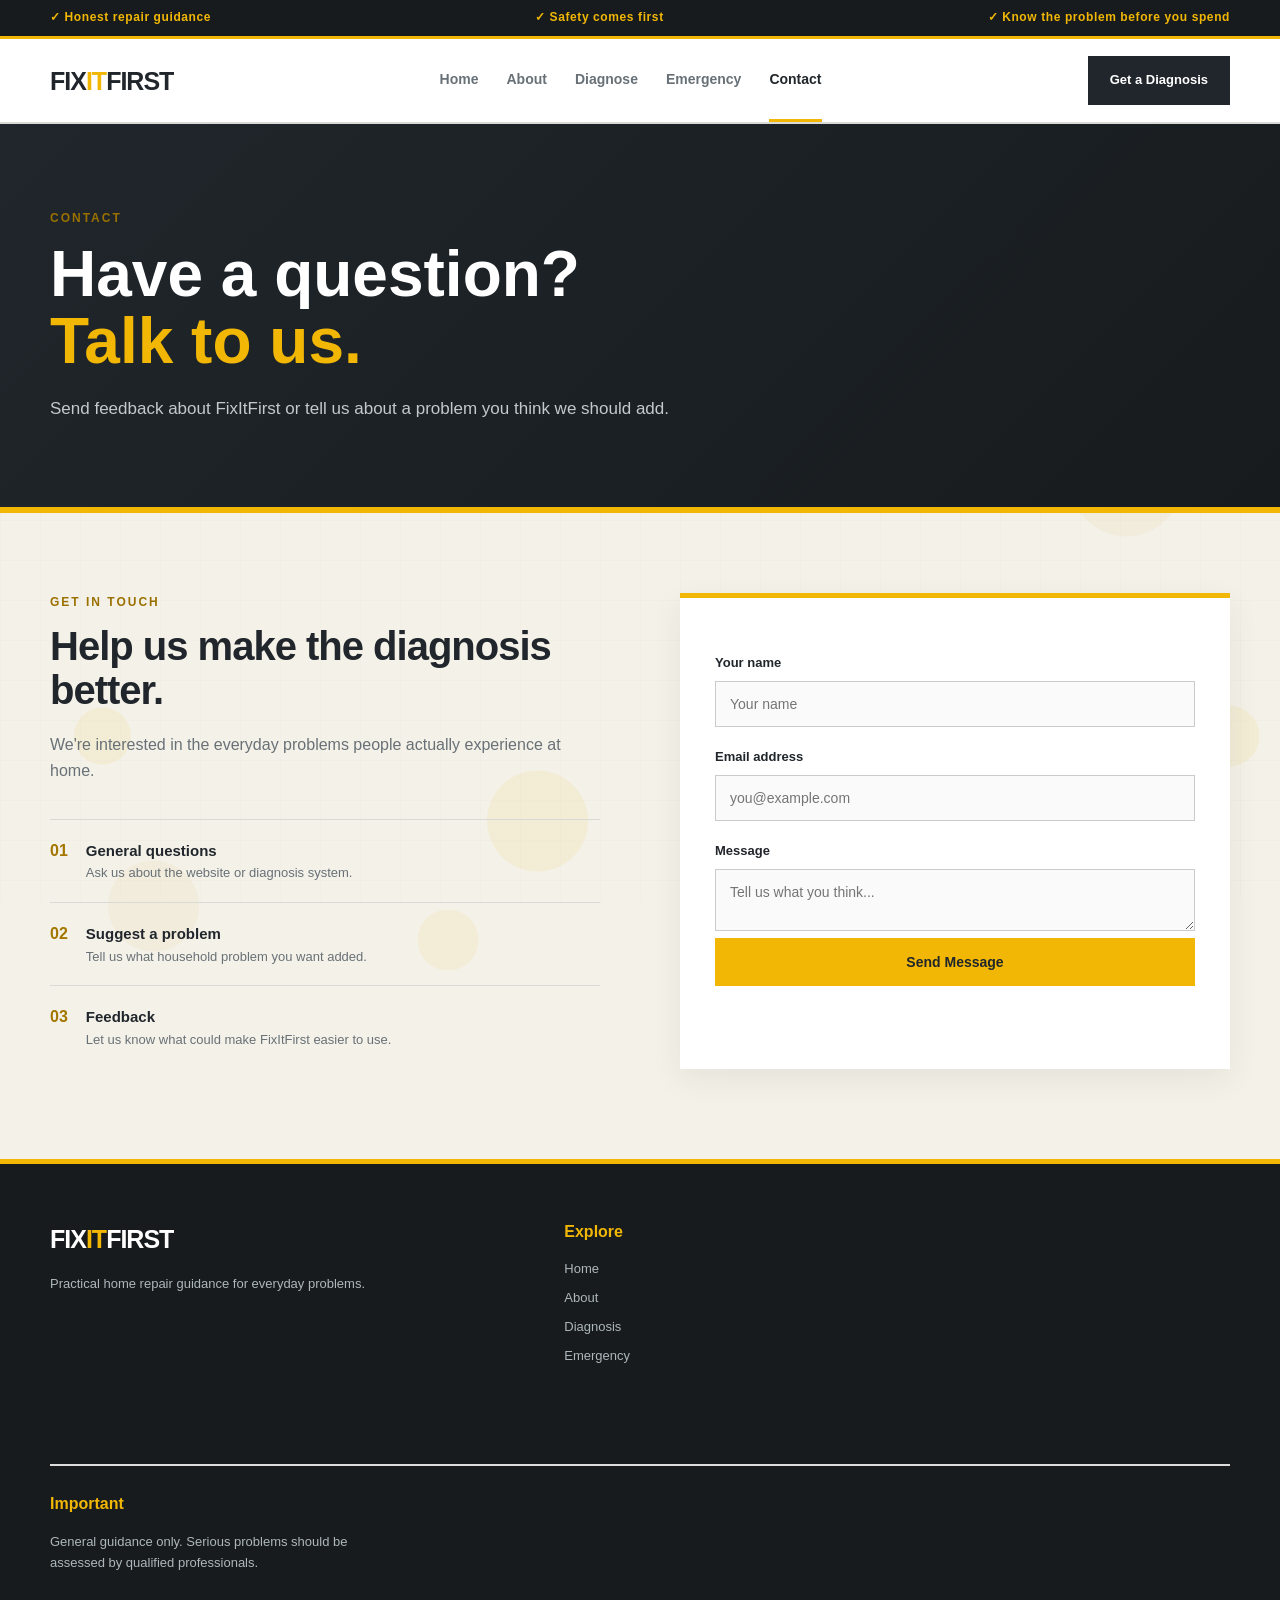
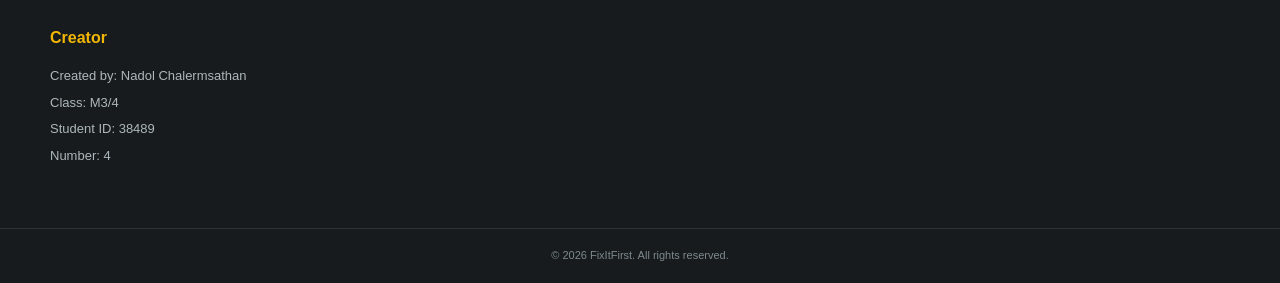
<file: Contact.html>
<!DOCTYPE html>
<html lang="en">

<head>

    <meta charset="UTF-8">
    <meta name="viewport" content="width=device-width, initial-scale=1.0">

    <title>FixItFirst | Contact</title>

    <link rel="stylesheet" href="style.css">
    <script src="script.js" defer></script>

</head>


<body class="contact-page">



<header class="site-header">

    <div class="top-strip">

        <div class="container top-strip-inner">

            <span>✓ Honest repair guidance</span>
            <span>✓ Safety comes first</span>
            <span>✓ Know the problem before you spend</span>

        </div>

    </div>


    <nav class="navbar container">

        <a href="index.html" class="logo">
            FIX<span>IT</span>FIRST
        </a>


        <div class="nav-links">

            <a href="index.html">
                Home
            </a>

            <a href="about.html">
                About
            </a>

            <a href="diagnosis.html">
                Diagnose
            </a>

            <a href="emergency.html">
                Emergency
            </a>

            <a href="contact.html" class="active">
                Contact
            </a>

        </div>


        <a href="diagnosis.html" class="nav-button">
            Get a Diagnosis
        </a>

    </nav>

</header>


<main>


<section class="page-banner">

    <div class="container">

        <p class="section-label">
            CONTACT
        </p>

        <h1>
            Have a question?
            <strong>Talk to us.</strong>
        </h1>

        <p>
            Send feedback about FixItFirst or tell us about a
            problem you think we should add.
        </p>

    </div>

</section>


<section class="contact-layout container">


    <div class="contact-info">

        <p class="section-label">
            GET IN TOUCH
        </p>

        <h2>
            Help us make the diagnosis better.
        </h2>

        <p>
            We're interested in the everyday problems people
            actually experience at home.
        </p>


        <div class="contact-detail">

            <span>01</span>

            <div>

                <strong>
                    General questions
                </strong>

                <p>
                    Ask us about the website or diagnosis system.
                </p>

            </div>

        </div>


        <div class="contact-detail">

            <span>02</span>

            <div>

                <strong>
                    Suggest a problem
                </strong>

                <p>
                    Tell us what household problem you want added.
                </p>

            </div>

        </div>


        <div class="contact-detail">

            <span>03</span>

            <div>

                <strong>
                    Feedback
                </strong>

                <p>
                    Let us know what could make FixItFirst easier to use.
                </p>

            </div>

        </div>

    </div>


    <div class="contact-form-container">

        <form id="contactForm" class="contact-form">


            <label for="name">
                Your name
            </label>

            <input
                type="text"
                id="name"
                placeholder="Your name"
                required>


            <label for="email">
                Email address
            </label>

            <input
                type="email"
                id="email"
                placeholder="you@example.com"
                required>


            <label for="message">
                Message
            </label>

            <textarea
                id="message"
                placeholder="Tell us what you think..."
                required></textarea>


            <button
                type="submit"
                class="diagnose-button">

                Send Message

            </button>


            <p
                id="contactMessage"
                class="contact-success">

            </p>

        </form>

    </div>


</section>


</main>


<footer>

    <div class="container footer-grid">

        <div>

            <div class="logo footer-logo">
                FIX<span>IT</span>FIRST
            </div>

            <p>
                Practical home repair guidance for everyday problems.
            </p>

        </div>


        <div>

            <h4>Explore</h4>

            <a href="index.html">Home</a>
            <a href="about.html">About</a>
            <a href="diagnosis.html">Diagnosis</a>
            <a href="emergency.html">Emergency</a>

        </div>


        <div class="creator-section">

            <h4>Important</h4>

            <p>
                General guidance only. Serious problems should be
                assessed by qualified professionals.
            </p>

            <br>

            <h4>Creator</h4>

            <p>
                Created by: Nadol Chalermsathan
            </p>

            <p>
                Class: M3/4
            </p>

            <p>
                Student ID: 38489
            </p>

            <p>
                Number: 4
            </p>

        </div>

    </div>

    <div class="footer-bottom">
        © 2026 FixItFirst. All rights reserved.
    </div>

</footer>


</body>
</html>
</file>
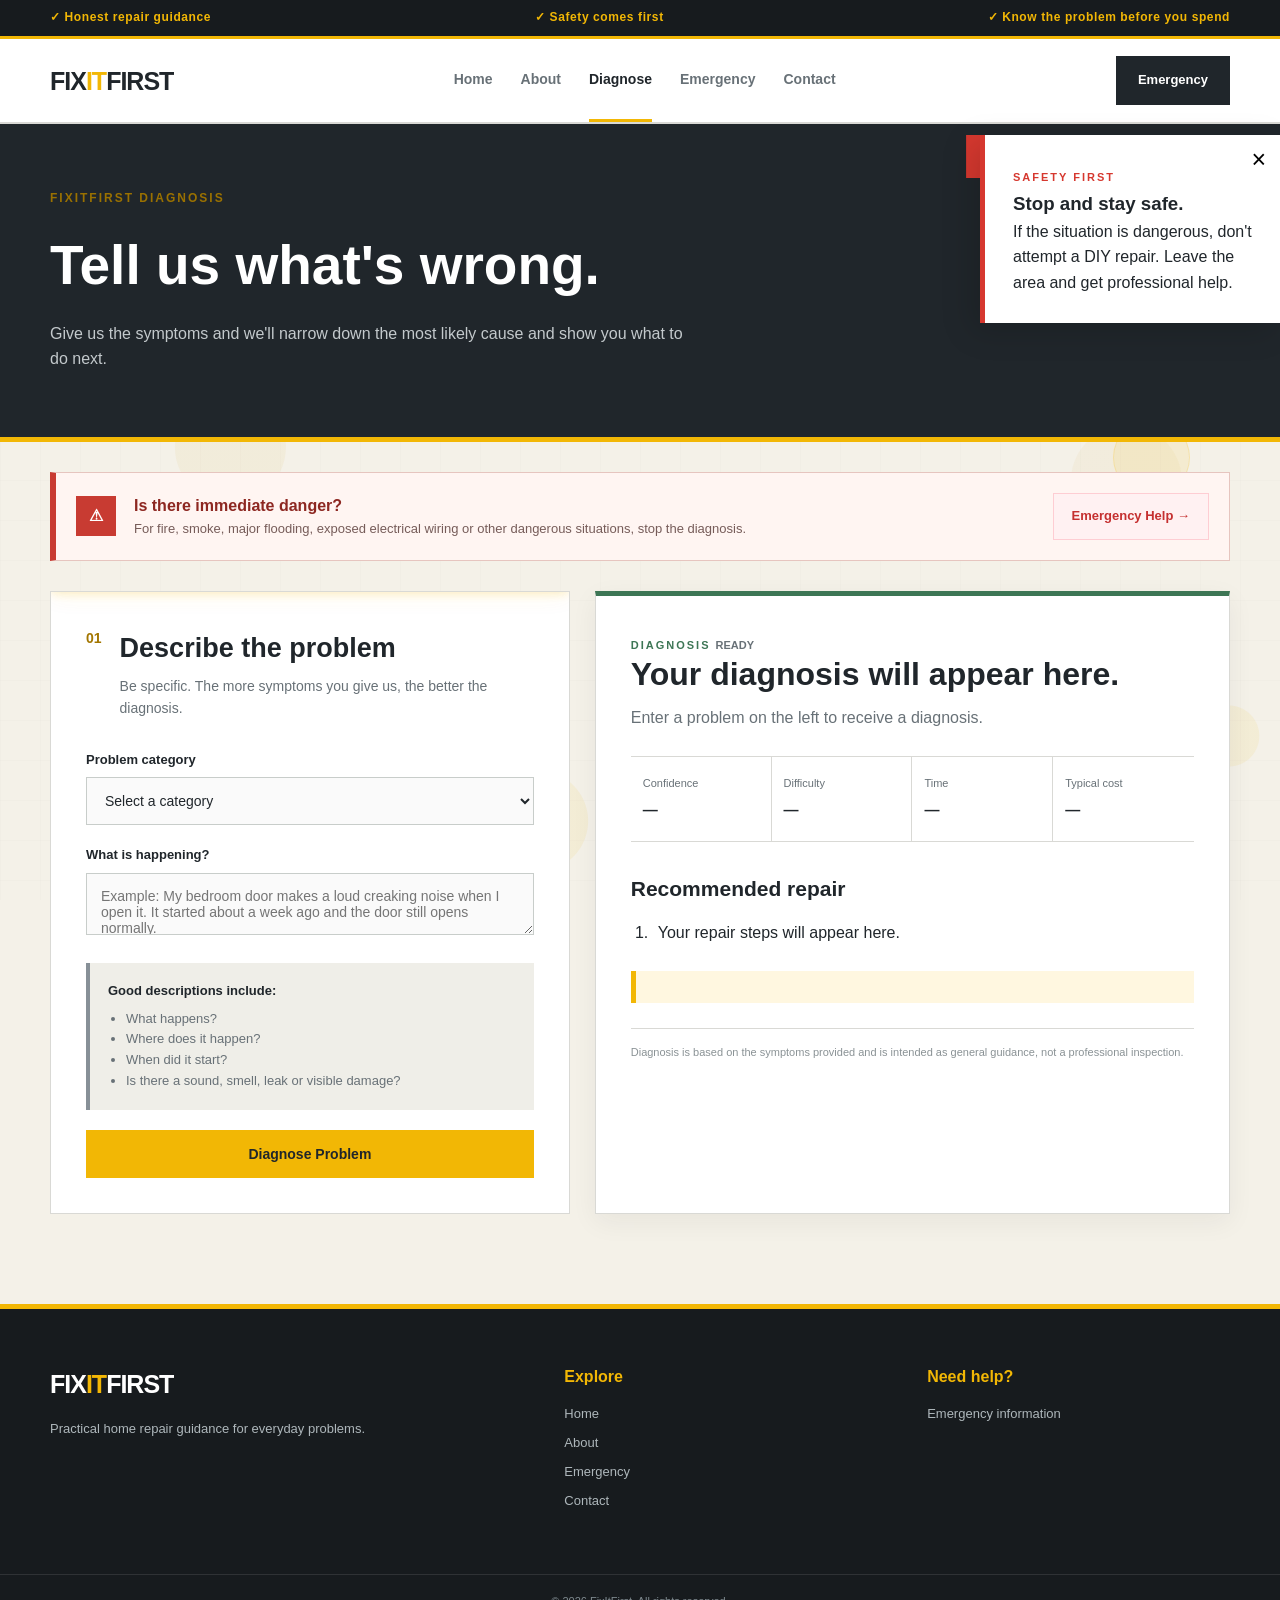
<file: Diagnosis.html>
<!DOCTYPE html>
<html lang="en">

<head>

    <meta charset="UTF-8">
    <meta name="viewport" content="width=device-width, initial-scale=1.0">

    <title>FixItFirst | Diagnose a Problem</title>

    <link rel="stylesheet" href="style.css">
    <script src="script.js" defer></script>

</head>


<body class="diagnosis-page">



<header class="site-header">

    <div class="top-strip">

        <div class="container top-strip-inner">

            <span>✓ Honest repair guidance</span>
            <span>✓ Safety comes first</span>
            <span>✓ Know the problem before you spend</span>

        </div>

    </div>


    <nav class="navbar container">

        <a href="index.html" class="logo">
            FIX<span>IT</span>FIRST
        </a>


        <div class="nav-links">

            <a href="index.html">
                Home
            </a>

            <a href="about.html">
                About
            </a>

            <a href="diagnosis.html" class="active">
                Diagnose
            </a>

            <a href="emergency.html">
                Emergency
            </a>

            <a href="contact.html">
                Contact
            </a>

        </div>


        <a href="emergency.html" class="nav-button emergency-nav">
            Emergency
        </a>

    </nav>

</header>


<main>


<section class="diagnosis-header">

    <div class="container">

        <p class="section-label">
            FIXITFIRST DIAGNOSIS
        </p>

        <h1>
            Tell us what's wrong.
        </h1>

        <p>
            Give us the symptoms and we'll narrow down the most
            likely cause and show you what to do next.
        </p>

    </div>

</section>


<!-- EMERGENCY NOTICE -->

<section class="container">

    <div class="emergency-alert">

        <div class="emergency-alert-icon">
            ⚠
        </div>

        <div>

            <strong>
                Is there immediate danger?
            </strong>

            <p>
                For fire, smoke, major flooding, exposed electrical
                wiring or other dangerous situations, stop the diagnosis.
            </p>

        </div>

        <a
            href="emergency.html"
            class="emergency-button">

            Emergency Help →

        </a>

    </div>

</section>


<!-- DIAGNOSIS FORM -->

<section class="diagnosis-layout container">


    <div class="diagnosis-form-panel">

        <div class="form-heading">

            <span class="form-number">
                01
            </span>

            <div>

                <h2>
                    Describe the problem
                </h2>

                <p>
                    Be specific. The more symptoms you give us,
                    the better the diagnosis.
                </p>

            </div>

        </div>


        <form id="diagnosisForm">


            <label for="category">
                Problem category
            </label>


            <select id="category" required>

                <option value="">
                    Select a category
                </option>

                <option value="doors">
                    Doors & Windows
                </option>

                <option value="plumbing">
                    Plumbing
                </option>

                <option value="electrical">
                    Electrical
                </option>

                <option value="appliance">
                    Appliances
                </option>

                <option value="home">
                    Home / Building
                </option>

            </select>


            <label for="problem">
                What is happening?
            </label>


            <textarea
                id="problem"
                required
                placeholder="Example: My bedroom door makes a loud creaking noise when I open it. It started about a week ago and the door still opens normally."></textarea>


            <div class="example-box">

                <strong>
                    Good descriptions include:
                </strong>

                <ul>

                    <li>
                        What happens?
                    </li>

                    <li>
                        Where does it happen?
                    </li>

                    <li>
                        When did it start?
                    </li>

                    <li>
                        Is there a sound, smell, leak or visible damage?
                    </li>

                </ul>

            </div>


            <button
                type="submit"
                class="diagnose-button">

                Diagnose Problem

            </button>

        </form>

    </div>


    <!-- RESULT -->

    <div
        id="diagnosisResult"
        class="result-panel">


        <div class="result-top">

            <span class="result-label">
                DIAGNOSIS
            </span>

            <span
                id="resultStatus"
                class="result-status">

                READY

            </span>

        </div>


        <h2 id="resultTitle">
            Your diagnosis will appear here.
        </h2>


        <p id="resultDescription">
            Enter a problem on the left to receive a diagnosis.
        </p>


        <div class="diagnosis-stats">


            <div>
                <span>Confidence</span>
                <strong id="confidence">—</strong>
            </div>


            <div>
                <span>Difficulty</span>
                <strong id="difficulty">—</strong>
            </div>


            <div>
                <span>Time</span>
                <strong id="repairTime">—</strong>
            </div>


            <div>
                <span>Typical cost</span>
                <strong id="cost">—</strong>
            </div>


        </div>


        <div class="repair-section">

            <h3>
                Recommended repair
            </h3>

            <ol id="fixSteps">

                <li>
                    Your repair steps will appear here.
                </li>

            </ol>

        </div>


        <div
            id="safetyWarning"
            class="result-safety">

        </div>


        <div class="result-disclaimer">

            Diagnosis is based on the symptoms provided and is
            intended as general guidance, not a professional inspection.

        </div>


    </div>

</section>


</main>


<footer>

    <div class="container footer-grid">

        <div>

            <div class="logo footer-logo">
                FIX<span>IT</span>FIRST
            </div>

            <p>
                Practical home repair guidance for everyday problems.
            </p>

        </div>


        <div>

            <h4>Explore</h4>

            <a href="index.html">Home</a>
            <a href="about.html">About</a>
            <a href="emergency.html">Emergency</a>
            <a href="contact.html">Contact</a>

        </div>


        <div>

            <h4>Need help?</h4>

            <a href="emergency.html">
                Emergency information
            </a>

        </div>

    </div>


    <div class="footer-bottom">
        © 2026 FixItFirst. All rights reserved.
    </div>

</footer>
<div class="emergency-tab" id="emergencyTab">
    <button class="emergency-tab-button" onclick="toggleEmergency()">
        <span>🚨</span>
        <span>EMERGENCY</span>
    </button>

    <div class="emergencyncontent">
        <button class="emergency-close" onclick="toggleEmergency()">×</button>

        <span class="emergency-small">SAFETY FIRST</span>

        <h3>Stop and stay safe.</h3>

        <p>
            If the situation is dangerous, don't attempt a DIY repair.
            Leave the area and get professional help.
        </p>
    </div>
</div>


</body>
</html>
</file>
<file: style.css>
/* =========================================================
   FIXITFIRST — HANDY TOOL / WORKSHOP THEME
========================================================= */

* {
    margin: 0;
    padding: 0;
    box-sizing: border-box;
}

:root {
    --navy: #20262b;
    --navy-light: #30383e;
    --orange: #f2b705;
    --orange-dark: #d99600;
    --cream: #f4f1e8;
    --white: #ffffff;
    --gray: #687177;
    --light-gray: #d9d9d5;
    --green: #3d7655;
    --red: #c83b32;
    --border: #d9d9d5;
    --dark: #20262b;
    --muted: #687177;
    --steel: #879097;
    --steel-dark: #4d565c;
    --workshop-black: #171b1e;
    --wood: #b8793c;
}


/* =========================================================
   BASE
========================================================= */

html {
    scroll-behavior: smooth;
}

body {
    font-family: Arial, Helvetica, sans-serif;
    color: var(--navy);
    background: var(--cream);
    line-height: 1.6;
    position: relative;
    overflow-x: hidden;
}

img {
    max-width: 100%;
    display: block;
}

a {
    text-decoration: none;
    color: inherit;
}

button,
input,
textarea,
select {
    font-family: inherit;
}

.container {
    width: min(1180px, calc(100% - 40px));
    margin: auto;
}


/* =========================================================
   TOP STRIP — TOOLBOX BLACK
========================================================= */

.top-strip {
    background: var(--workshop-black);
    color: var(--orange);
    font-size: 12px;
    font-weight: 800;
    letter-spacing: .6px;
    border-bottom: 3px solid var(--orange);
}

.top-strip-inner {
    min-height: 36px;
    display: flex;
    align-items: center;
    justify-content: space-between;
    gap: 20px;
}


/* =========================================================
   NAVIGATION
========================================================= */

.site-header {
    background: var(--white);
    border-bottom: 2px solid var(--light-gray);
}

.navbar {
    min-height: 78px;
    display: flex;
    align-items: center;
    justify-content: space-between;
    gap: 30px;
}

.logo {
    font-size: 25px;
    font-weight: 900;
    letter-spacing: -1px;
    color: var(--navy);
    white-space: nowrap;
}

.logo span {
    color: var(--orange);
}

.nav-links {
    display: flex;
    align-items: center;
    gap: 28px;
}

.nav-links a {
    font-size: 14px;
    font-weight: 800;
    color: var(--gray);
    padding: 29px 0;
    border-bottom: 3px solid transparent;
    transition: .2s;
}

.nav-links a:hover,
.nav-links a.active {
    color: var(--navy);
    border-bottom-color: var(--orange);
}

.nav-button {
    background: var(--navy);
    color: white;
    padding: 12px 20px;
    font-size: 13px;
    font-weight: 900;
    border: 2px solid var(--navy);
    transition: .2s;
}

.nav-button:hover {
    background: var(--orange);
    color: var(--navy);
    border-color: var(--orange);
}


/* =========================================================
   BUTTONS
========================================================= */

.button {
    display: inline-block;
    padding: 15px 23px;
    font-size: 14px;
    font-weight: 900;
    border: 2px solid transparent;
    transition: .2s;
}

.button-orange {
    background: var(--orange);
    color: var(--navy);
    border-color: var(--orange);
}

.button-orange:hover {
    background: var(--orange-dark);
    border-color: var(--orange-dark);
}

.button-outline {
    border-color: var(--navy);
    color: var(--navy);
    background: transparent;
}

.button-outline:hover {
    background: var(--navy);
    color: white;
}


/* =========================================================
   LABELS
========================================================= */

.section-label {
    color: #9a7100;
    font-size: 12px;
    font-weight: 900;
    letter-spacing: 2px;
    margin-bottom: 12px;
}


/* =========================================================
   HERO
========================================================= */

.hero {
    max-width: 1280px;
    width: calc(100% - 40px);
    margin: 55px auto 80px;
    display: grid;
    grid-template-columns: 1.05fr .95fr;
    gap: 70px;
    align-items: center;

    position: relative;
    overflow: visible;
    z-index: 1;
}

.hero-image {
    position: relative;
    height: 570px;
    overflow: hidden;
    background: var(--steel-dark);
    border: 8px solid var(--navy);
    box-shadow:
        12px 12px 0 var(--orange);
}

.hero-image img {
    width: 100%;
    height: 100%;
    border-radius: 0;
    object-fit: cover;
    transition: transform .5s ease;
}

.hero-image:hover img {
    transform: scale(1.02);
}

.hero-badge {
    position: absolute;
    bottom: 25px;
    left: 25px;
    background: var(--orange);
    color: var(--navy);
    padding: 18px 22px;
    min-width: 230px;
    border-left: 6px solid var(--navy);
    margin-bottom: 22.5px;
}

.hero-badge strong {
    display: block;
    font-size: 14px;
}

.hero-badge span {
    display: block;
    font-size: 12px;
    margin-top: 3px;
}

.hero-content {
    position: relative;
}

.hero-content h1 {
    position: relative;
    font-size: clamp(42px, 5vw, 68px);
    line-height: 1.02;
    letter-spacing: -2px;
    margin-bottom: 25px;
}

.hero-content h1 strong {
    display: block;
    color: #b78300;
}

.hero-description {
    max-width: 590px;
    color: var(--gray);
    font-size: 17px;
    margin-bottom: 30px;
}

.hero-buttons {
    display: flex;
    gap: 12px;
    margin-bottom: 40px;
}

.trust-row {
    display: flex;
    position: relative;
    border-top: 2px solid #d2d2cd;
    padding-top: 22px;
    gap: 40px;
}

.trust-row div {
    display: flex;
    flex-direction: column;
}

.trust-row strong {
    color: #a37600;
    font-size: 13px;
}

.trust-row span {
    color: var(--gray);
    font-size: 13px;
}


/* =========================================================
   SERVICES — TOOL CARDS
========================================================= */

.services-section {
    background: var(--white);
    padding: 90px 0;
    border-top: 1px solid var(--light-gray);
}

.section-heading {
    display: flex;
    justify-content: space-between;
    gap: 50px;
    align-items: end;
    margin-bottom: 40px;
}

.section-heading h2,
.why-section h2,
.about-copy h2,
.process-section h2,
.contact-info h2 {
    font-size: 40px;
    line-height: 1.1;
    letter-spacing: -1px;
}

.section-heading > p {
    max-width: 430px;
    color: var(--gray);
}

.service-grid {
    display: grid;
    grid-template-columns: repeat(3, 1fr);
    gap: 20px;
}

.service-card {
    background: var(--cream);
    overflow: visible;
    border: 1px solid var(--light-gray);
    border-bottom: 5px solid var(--orange);
    transition: .25s;
}

.service-card:hover {
    transform: translateY(-5px);
    box-shadow:
        0 15px 35px rgba(32, 38, 43, .16);
}

.service-card img {
    width: 100%;
    height: 230px;
    object-fit: cover;
    filter: saturate(.9);
    transition: transform .4s ease;
}

.service-card:hover img {
    transform: scale(1.04);
}

.service-card-content {
    padding: 24px;
}

.service-card-content > span {
    color: #a37600;
    font-size: 12px;
    font-weight: 900;
}

.service-card h3 {
    font-size: 25px;
    margin: 8px 0;
}

.service-card p {
    color: var(--gray);
    font-size: 14px;
}


/* =========================================================
   WHY SECTION
========================================================= */

.why-section {
    padding: 100px 0;
    background:
        linear-gradient(
            135deg,
            #f4f1e8 0%,
            #ebe8df 100%
        );
}

.why-grid {
    display: grid;
    grid-template-columns: 1fr 1fr;
    gap: 100px;
    align-items: center;
}

.large-text {
    color: var(--gray);
    font-size: 17px;
    margin: 25px 0;
    max-width: 550px;
}

.text-link {
    color: #9a7100;
    font-weight: 900;
}

.text-link:hover {
    text-decoration: underline;
}

.check-list {
    background: var(--navy);
    color: white;
    padding: 35px;
    border-left: 6px solid var(--orange);
    box-shadow: 8px 8px 0 rgba(32, 38, 43, .12);
}

.check-item {
    display: flex;
    gap: 18px;
    padding: 20px 0;
    border-bottom: 1px solid rgba(255,255,255,.15);
}

.check-item:last-child {
    border-bottom: none;
}

.check-item > span {
    width: 28px;
    height: 28px;
    flex-shrink: 0;
    background: var(--orange);
    color: var(--navy);
    display: grid;
    place-items: center;
    font-weight: 900;
}

.check-item strong {
    font-size: 16px;
}

.check-item p {
    color: #c3c9cc;
    font-size: 13px;
    margin-top: 3px;
}


/* =========================================================
   TESTIMONIAL
========================================================= */

.testimonial-section {
    background: var(--navy);
    color: white;
    padding: 90px 0;
    border-top: 5px solid var(--orange);
}

.testimonial-section .section-label {
    color: var(--orange);
}

.testimonial-section blockquote {
    max-width: 900px;
    font-size: 32px;
    line-height: 1.3;
    font-weight: 700;
}

.testimonial-name {
    margin-top: 20px;
    font-size: 14px;
    color: #c3c9cc;
}


/* =========================================================
   PAGE BANNER
========================================================= */

.page-banner {
    background:
        linear-gradient(
            135deg,
            var(--navy),
            var(--workshop-black)
        );
    color: white;
    padding: 85px 0;
    border-bottom: 6px solid var(--orange);
}

.page-banner h1 {
    font-size: clamp(42px, 5vw, 65px);
    line-height: 1.05;
    max-width: 800px;
    margin-bottom: 20px;
}

.page-banner h1 strong {
    display: block;
    color: var(--orange);
}

.page-banner p:last-child {
    color: #c3c9cc;
    max-width: 650px;
    font-size: 17px;
}


/* =========================================================
   ABOUT
========================================================= */

.about-intro {
    background: white;
    padding: 90px 0;
}

.two-column {
    display: grid;
    grid-template-columns: 1fr 1fr;
    gap: 80px;
    align-items: center;
}

.about-photo {
    width: 100%;
    height: 480px;
    object-fit: cover;
    border: 7px solid var(--navy);
    box-shadow: 12px 12px 0 var(--orange);
}

.about-copy p:not(.section-label) {
    color: var(--gray);
    margin-top: 20px;
}

.process-section {
    padding: 90px 0;
    background: var(--cream);
}

.centered {
    display: block;
    text-align: center;
}

.process-grid {
    display: grid;
    grid-template-columns: repeat(3, 1fr);
    gap: 20px;
}

.process-card {
    background: white;
    padding: 35px;
    border-top: 5px solid var(--orange);
    border-left: 1px solid var(--light-gray);
    border-right: 1px solid var(--light-gray);
    border-bottom: 1px solid var(--light-gray);
}

.process-card > span {
    color: #9a7100;
    font-weight: 900;
}

.process-card h3 {
    font-size: 22px;
    margin: 12px 0;
}

.process-card p {
    color: var(--gray);
}


/* =========================================================
   DIAGNOSIS
========================================================= */

.diagnosis-header {
    background-color: var(--navy);
    color: white;
    padding: 65px 0;
    border-bottom: 5px solid var(--orange);
}

.diagnosis-header h1 {
    font-size: 55px;
    margin-bottom: 12px;
}

.diagnosis-header p:last-child {
    color: #c3c9cc;
    max-width: 650px;
}

.emergency-alert {
    margin: 30px 0;
    background: #fff5f2;
    border: 1px solid #e6c5bf;
    border-left: 6px solid var(--red);
    padding: 20px;
    display: flex;
    align-items: center;
    gap: 18px;
}

.emergency-alert-icon {
    background: var(--red);
    color: white;
    width: 40px;
    height: 40px;
    display: grid;
    place-items: center;
    font-weight: 900;
    flex-shrink: 0;
}

.emergency-alert strong {
    display: block;
    color: #8d2721;
}

.emergency-alert p {
    color: #765c59;
    font-size: 13px;
}

.emergency-button {
    margin-left: auto;
    background: #fff1f2;
    color: #c53030;
    border: 1px solid #fecdd3;
    padding: 12px 18px;
    font-size: 13px;
    font-weight: 900;
    white-space: nowrap;
    transition: .2s;
}

.emergency-button:hover {
    background: #fee2e2;
}


/* =========================================================
   DIAGNOSIS PANELS
========================================================= */

.diagnosis-form-panel,
.result-panel {
    background: white;
    padding: 35px;
    border: 1px solid var(--light-gray);
}

.result-panel {
    border-top: 5px solid var(--green);
    box-shadow: 0 8px 25px rgba(32,38,43,.06);
}

.diagnosis-layout {
    display: grid;
    grid-template-columns: .9fr 1.1fr;
    gap: 25px;
    padding-bottom: 90px;
}

.form-heading {
    display: flex;
    gap: 18px;
    margin-bottom: 30px;
}

.form-number {
    color: #a37600;
    font-weight: 900;
    font-size: 14px;
}

.form-heading h2 {
    font-size: 27px;
    margin-bottom: 5px;
}

.form-heading p {
    color: var(--gray);
    font-size: 14px;
}

.diagnosis-form-panel label,
.contact-form label {
    display: block;
    font-size: 13px;
    font-weight: 800;
    margin: 20px 0 7px;
}

select,
textarea,
input {
    width: 100%;
    border: 1px solid #c8cdca;
    background: #fafafa;
    padding: 14px;
    font-family: inherit;
    font-size: 14px;
    color: var(--navy);
}

select:focus,
textarea:focus,
input:focus {
    outline: 3px solid rgba(242,183,5,.25);
    border-color: var(--orange);
}

.example-box {
    background: #efeee8;
    padding: 18px;
    margin: 20px 0;
    font-size: 13px;
    border-left: 4px solid var(--steel);
}

.example-box ul {
    padding-left: 18px;
    margin-top: 7px;
    color: var(--gray);
}

.diagnose-button {
    width: 100%;
    background: var(--orange);
    color: var(--navy);
    border: none;
    padding: 16px;
    font-size: 14px;
    font-weight: 900;
    cursor: pointer;
    transition: .2s;
}

.diagnose-button:hover {
    background: var(--orange-dark);
}


/* =========================================================
   RESULT
========================================================= */

.result-label {
    color: var(--green);
    font-size: 11px;
    font-weight: 900;
    letter-spacing: 2px;
}

.result-status {
    font-size: 11px;
    font-weight: 900;
    color: var(--gray);
}

.result-panel h2 {
    font-size: 32px;
    line-height: 1.15;
    margin-bottom: 12px;
}

#resultDescription {
    color: var(--gray);
    margin-bottom: 25px;
}

.diagnosis-stats {
    display: grid;
    grid-template-columns: repeat(4, 1fr);
    border-top: 1px solid var(--light-gray);
    border-bottom: 1px solid var(--light-gray);
    margin-bottom: 30px;
}

.diagnosis-stats div {
    padding: 18px 12px;
    border-right: 1px solid var(--light-gray);
}

.diagnosis-stats div:last-child {
    border-right: none;
}

.diagnosis-stats span {
    display: block;
    font-size: 11px;
    color: var(--gray);
    margin-bottom: 5px;
}

.diagnosis-stats strong {
    font-size: 15px;
}

.repair-section h3 {
    font-size: 21px;
    margin-bottom: 15px;
}

.repair-section ol {
    padding-left: 22px;
}

.repair-section li {
    margin-bottom: 12px;
    padding-left: 5px;
}

.result-safety {
    margin-top: 25px;
    padding: 16px;
    background: #fff7e0;
    border-left: 5px solid var(--orange);
    color: #735a1a;
    font-size: 13px;
}

.result-disclaimer {
    margin-top: 25px;
    padding-top: 15px;
    border-top: 1px solid var(--light-gray);
    color: #8a9295;
    font-size: 11px;
}


/* =========================================================
   HOME DIAGNOSIS
========================================================= */

.home-diagnosis {
    background: white;
    border: 1px solid var(--border);
    border-radius: 8px;
    padding: 20px;
    max-width: 650px;
    box-shadow:
        0 12px 35px rgba(32, 38, 43, 0.08);
}

.input-header {
    display: flex;
    justify-content: space-between;
    align-items: center;
    margin-bottom: 12px;
}

.input-header strong {
    color: var(--dark);
    font-size: 15px;
}

.input-header span {
    color: var(--muted);
    font-size: 12px;
}

.home-diagnosis textarea {
    min-height: 100px;
    margin-bottom: 12px;
}


/* =========================================================
   EMERGENCY PAGE
========================================================= */

.emergency-hero {
    background: var(--red);
    color: white;
    padding: 75px 0;
    border-bottom: 6px solid #9d2721;
}

.emergency-symbol {
    width: 60px;
    height: 60px;
    border: 3px solid white;
    display: grid;
    place-items: center;
    font-size: 30px;
    font-weight: 900;
    margin-bottom: 20px;
}

.emergency-hero .section-label {
    color: white;
}

.emergency-hero h1 {
    font-size: 55px;
    line-height: 1.05;
    max-width: 800px;
}

.emergency-hero p:last-child {
    margin-top: 18px;
    color: #ffe4e1;
}

.emergency-content {
    padding-top: 60px;
    padding-bottom: 60px;
}

.danger-card {
    display: grid;
    grid-template-columns: 80px 1fr;
    background: white;
    margin-bottom: 15px;
    padding: 28px;
    border-left: 5px solid var(--red);
    border-bottom: 1px solid var(--light-gray);
}

.danger-number {
    color: var(--red);
    font-size: 14px;
    font-weight: 900;
}

.danger-card h2 {
    margin-bottom: 7px;
}

.danger-card p {
    color: var(--gray);
}

.emergency-footer-section {
    background: var(--navy);
    color: white;
    padding: 75px 0;
    border-top: 5px solid var(--orange);
}

.emergency-footer-section h2 {
    font-size: 35px;
}

.emergency-footer-section p {
    color: #b9c3c8;
    max-width: 650px;
    margin: 15px 0 25px;
}


/* =========================================================
   CONTACT
========================================================= */

.contact-layout {
    padding-top: 80px;
    padding-bottom: 90px;
    display: grid;
    grid-template-columns: 1fr 1fr;
    gap: 80px;
}

.contact-info > p:not(.section-label) {
    color: var(--gray);
    margin: 20px 0 35px;
}

.contact-detail {
    display: flex;
    gap: 18px;
    padding: 18px 0;
    border-top: 1px solid var(--light-gray);
}

.contact-detail > span {
    color: #a37600;
    font-weight: 900;
}

.contact-detail strong {
    font-size: 15px;
}

.contact-detail p {
    color: var(--gray);
    font-size: 13px;
}

.contact-form-container {
    background: white;
    padding: 35px;
    border-top: 5px solid var(--orange);
    box-shadow: 0 10px 30px rgba(32,38,43,.07);
}

.contact-success {
    margin-top: 15px;
    color: var(--green);
    font-weight: 800;
}


/* =========================================================
   SAFETY SECTION
========================================================= */

.safety-home {
    margin: 80px 8%;
    padding: 40px;
    background: #fff7e6;
    border: 1px solid #ecd59c;
    border-radius: 8px;
    display: grid;
    grid-template-columns: auto 1fr auto;
    align-items: center;
    gap: 25px;
    position: relative;
    overflow: hidden;
}

.safety-icon {
    width: 65px;
    height: 65px;
    display: grid;
    place-items: center;
    border-radius: 8px;
    background: var(--orange);
    color: var(--navy);
    font-size: 30px;
}

.safety-home h2 {
    color: #6f5300;
    margin: 5px 0;
}

.safety-home p {
    color: #866d27;
    font-size: 13px;
    max-width: 650px;
}


/* =========================================================
   STEP ICONS
========================================================= */

.step-icon {
    width: 55px;
    height: 55px;
    margin: 10px auto;
    display: grid;
    place-items: center;
    background: #e5e9eb;
    color: var(--navy);
    border-radius: 8px;
    font-size: 25px;
    border-bottom: 4px solid var(--orange);
}


/* =========================================================
   FOOTER
========================================================= */

footer {
    background: var(--workshop-black);
    color: white;
    border-top: 5px solid var(--orange);
}

.footer-grid {
    padding: 55px 0;
    display: grid;
    grid-template-columns: 1.5fr 1fr 1fr;
    gap: 60px;
}

.footer-logo {
    color: white;
    margin-bottom: 15px;
}

.footer-grid p {
    color: #aeb7bb;
    font-size: 13px;
    max-width: 330px;
}

.footer-grid h4 {
    margin-bottom: 15px;
    color: var(--orange);
}

.footer-grid a {
    display: block;
    color: #aeb7bb;
    font-size: 13px;
    margin-bottom: 8px;
    transition: .2s;
}

.footer-grid a:hover {
    color: var(--orange);
}

.footer-bottom {
    border-top: 1px solid rgba(255,255,255,.1);
    text-align: center;
    padding: 18px;
    color: #7e898e;
    font-size: 11px;
}


/* =========================================================
   BLUEPRINT GRID
========================================================= */

body::before {
    content: "";

    position: fixed;

    inset: 0;

    pointer-events: none;

    z-index: 0;

    opacity: .12;

    background-image:
        linear-gradient(
            rgba(20, 35, 47, .10) 1px,
            transparent 1px
        ),
        linear-gradient(
            90deg,
            rgba(20, 35, 47, .10) 1px,
            transparent 1px
        );

    background-size: 40px 40px;
}


/* Keep actual website above grid */

.site-header,
main,
footer {
    position: relative;
    z-index: 1;
}


/* =========================================================
   MOVING WORKSHOP LINE
========================================================= */

/* =========================================================
   HOME PAGE RULER
========================================================= */

.home-page .top-strip::before {
    content:
        "100\A 90\A 80\A 70\A 60\A 50\A 40\A 30\A 20\A 10\A 0";

    white-space: pre;

    position: absolute;

    left: 8px;
    top: 0;

    width: 35px;
    height: 100vh;

    color: #F4C542;

    font-size: 9px;
    font-weight: 700;

    line-height: 9.09vh;

    text-align: right;

    padding-right: 8px;

    background: none;

    border-right: 3px solid #F4C542;

    opacity: 1;

    pointer-events: none;

    z-index: 9999;
}


.home-page .top-strip::after {
    content: "";

    position: absolute;

    left: 43px;
    top: 0;

    width: 10px;
    height: 100vh;

    background:
        repeating-linear-gradient(
            to bottom,
            #F4C542 0,
            #F4C542 2px,
            transparent 2px,
            transparent 9.09vh
        );

    opacity: 1;

    pointer-events: none;

    z-index: 9999;
}


/* =========================================================
   GEAR
========================================================= */

.hero-content h1::after {
    content: "⚙";

    position: absolute;

    right: -200px;
    top: -5px;

    color: var(--orange);

    font-size: 55px;

    opacity: .40;

    animation: gearSpin 12s linear infinite;
}

@keyframes gearSpin {

    from {
        transform: rotate(0deg);
    }

    to {
        transform: rotate(360deg);
    }
}


/* =========================================================
   DIAGNOSIS BUTTON — TOOL STYLE
========================================================= */

.hero-buttons .button-orange {
    position: relative;
    overflow: hidden;
}

.hero-buttons .button-orange::after {
    content: "";

    position: absolute;

    top: 0;
    left: -100%;

    width: 70%;
    height: 100%;

    background: rgba(255,255,255,.25);

    transform: skewX(-20deg);

    animation: buttonSweep 4s ease-in-out infinite;
}

@keyframes buttonSweep {

    0% {
        left: -100%;
    }

    35% {
        left: 130%;
    }

    100% {
        left: 130%;
    }
}


/* =========================================================
   LITTLE TECHNICAL MARKS
========================================================= */

.hero-content h1::before {
    content: "01";

    position: absolute;

    left: -42px;
    top: 8px;

    color: var(--orange);

    font-size: 9px;

    font-weight: 900;

    letter-spacing: 1px;

    opacity: .7;
}


/* =========================================================
   TRUST ROW — WORKSHOP STYLE
========================================================= */

.trust-row::before {
    content: "FIELD CHECK";

    position: absolute;

    right: 0;
    top: -25px;

    color: var(--orange);

    font-size: 8px;

    font-weight: 900;

    letter-spacing: 2px;
}


/* =========================================================
   SAFETY CARD — WARNING STRIPE
========================================================= */

.safety-home::before {
    content: "";

    position: absolute;

    left: 0;
    top: 0;
    bottom: 0;

    width: 7px;

    background:
        repeating-linear-gradient(
            -45deg,
            var(--orange) 0,
            var(--orange) 8px,
            var(--navy) 8px,
            var(--navy) 16px
        );
}


/* =========================================================
   SUBTLE SCROLLING DOTS
========================================================= */

.services-section,
.why-section,
.testimonial-section {
    position: relative;
    z-index: 1;
}

.services-section::after {
    content: "• • • • • • • • • • • •";

    position: absolute;

    right: 25px;
    top: 50px;

    color: var(--orange);

    font-size: 10px;

    letter-spacing: 8px;

    opacity: .25;

    animation: dotsMove 4s linear infinite;
}

@keyframes dotsMove {

    from {
        transform: translateX(0);
    }

    to {
        transform: translateX(-30px);
    }
}


/* =========================================================
   GOLD TEXTURE — HERO AREA
========================================================= */

main {
    position: relative;
}

main::before {
    content: "";

    position: absolute;

    left: 0;
    right: 0;
    top: 0;

    height: 850px;

    pointer-events: none;

    z-index: 0;

    background:

        /* Around image */

        radial-gradient(
            circle at 7% 12%,
            rgba(242,183,5,.10) 0,
            rgba(242,183,5,.10) 35px,
            transparent 36px
        ),

        radial-gradient(
            circle at 18% 38%,
            rgba(218,169,47,.07) 0,
            rgba(218,169,47,.07) 55px,
            transparent 56px
        ),

        radial-gradient(
            circle at 8% 72%,
            rgba(242,183,5,.08) 0,
            rgba(242,183,5,.08) 28px,
            transparent 29px
        ),

        radial-gradient(
            circle at 38% 18%,
            rgba(218,169,47,.07) 0,
            rgba(218,169,47,.07) 42px,
            transparent 43px
        ),

        radial-gradient(
            circle at 42% 82%,
            rgba(242,183,5,.08) 0,
            rgba(242,183,5,.08) 50px,
            transparent 51px
        ),

        /* Around text */

        radial-gradient(
            circle at 55% 10%,
            rgba(242,183,5,.07) 0,
            rgba(242,183,5,.07) 30px,
            transparent 31px
        ),

        radial-gradient(
            circle at 72% 18%,
            rgba(218,169,47,.08) 0,
            rgba(218,169,47,.08) 48px,
            transparent 49px
        ),

        radial-gradient(
            circle at 94% 15%,
            rgba(242,183,5,.07) 0,
            rgba(242,183,5,.07) 35px,
            transparent 36px
        ),

        radial-gradient(
            circle at 88% 42%,
            rgba(218,169,47,.06) 0,
            rgba(218,169,47,.06) 55px,
            transparent 56px
        ),

        radial-gradient(
            circle at 96% 72%,
            rgba(242,183,5,.08) 0,
            rgba(242,183,5,.08) 30px,
            transparent 31px
        ),

        /* Bottom / empty areas */

        radial-gradient(
            circle at 12% 92%,
            rgba(218,169,47,.06) 0,
            rgba(218,169,47,.06) 45px,
            transparent 46px
        ),

        radial-gradient(
            circle at 35% 96%,
            rgba(242,183,5,.07) 0,
            rgba(242,183,5,.07) 30px,
            transparent 31px
        ),

        radial-gradient(
            circle at 58% 88%,
            rgba(218,169,47,.06) 0,
            rgba(218,169,47,.06) 42px,
            transparent 43px
        ),

        radial-gradient(
            circle at 78% 92%,
            rgba(242,183,5,.07) 0,
            rgba(242,183,5,.07) 50px,
            transparent 51px
        ),

        radial-gradient(
            circle at 92% 88%,
            rgba(218,169,47,.06) 0,
            rgba(218,169,47,.06) 25px,
            transparent 26px
        );
}


/* =========================================================
   TABLET
========================================================= */

@media (max-width: 900px) {

    .top-strip-inner {
        display: none;
    }

    .navbar {
        flex-wrap: wrap;
        padding: 18px 0;
    }

    .nav-links {
        order: 3;
        width: 100%;
        justify-content: center;
        gap: 15px;
    }

    .nav-links a {
        padding: 5px 0;
        font-size: 12px;
    }

    .nav-button {
        margin-left: auto;
    }

    .hero {
        grid-template-columns: 1fr;
    }

    .hero-image {
        height: 400px;
        order: 2;
    }

    .service-grid,
    .process-grid {
        grid-template-columns: 1fr;
    }

    .why-grid,
    .two-column,
    .contact-layout {
        grid-template-columns: 1fr;
        gap: 40px;
    }

    .diagnosis-layout {
        grid-template-columns: 1fr;
    }

    .diagnosis-stats {
        grid-template-columns: 1fr 1fr;
    }

    .diagnosis-stats div:nth-child(2) {
        border-right: none;
    }

    .diagnosis-stats div {
        border-bottom: 1px solid var(--light-gray);
    }

    .footer-grid {
        grid-template-columns: 1fr;
        gap: 30px;
    }

    .safety-home {
        grid-template-columns: 1fr;
        text-align: center;
    }

    .safety-icon {
        margin: auto;
    }

    .safety-home p {
        margin: auto;
    }

    .hero-content h1::after {
        display: none;
    }

    .hero-content h1::before {
        display: none;
    }
.emergency-hero-image {
    width: 300px;
    height: 250px;

    right: -60px;
    opacity: .35;
}




}


/* =========================================================
   MOBILE
========================================================= */

@media (max-width: 600px) 

{.emergency-hero-image {
    width: 220px;
    height: 180px;

    right: -70px;
    top: auto;
    bottom: -20px;

    opacity: .22;
}

.emergency-hero .container {
    z-index: 3;
}


    .container {
        width: min(100% - 28px, 1180px);
    }

    .navbar {
        gap: 15px;
    }

    .nav-links {
        gap: 10px;
    }

    .nav-links a {
        font-size: 11px;
    }

    .nav-button {
        display: none;
    }

    .hero {
        width: calc(100% - 28px);
        margin-top: 30px;
    }

    .hero-image {
        height: 300px;
        border-width: 5px;

        box-shadow:
            7px 7px 0 var(--orange);
    }

    .hero-content h1,
    .diagnosis-header h1,
    .emergency-hero h1 {
        font-size: 42px;
    }

    .hero-buttons {
        flex-direction: column;
    }

    .button {
        text-align: center;
        width: 100%;
    }

    .section-heading {
        display: block;
    }

    .section-heading h2,
    .why-section h2,
    .about-copy h2,
    .process-section h2,
    .contact-info h2 {
        font-size: 32px;
    }

    .trust-row {
        gap: 20px;
        justify-content: space-between;
    }

    .emergency-alert {
        flex-wrap: wrap;
    }

    .emergency-button {
        margin-left: 0;
        width: 100%;
        text-align: center;
    }

    .diagnosis-form-panel,
    .result-panel,
    .contact-form-container {
        padding: 23px;
    }

    .diagnosis-stats {
        grid-template-columns: 1fr;
    }

    .diagnosis-stats div {
        border-right: none;
    }

    .danger-card {
        grid-template-columns: 45px 1fr;
        padding: 22px;
    }

    .hero-badge {
        left: 15px;
        bottom: 15px;
        min-width: 0;
        padding: 14px 16px;
    }

    .testimonial-section blockquote {
        font-size: 25px;
    }

    .safety-home {
        margin: 50px 14px;
        padding: 28px 20px;
    }


    /* =====================================================
       HERO IMAGE SLIDESHOW
    ===================================================== */

    .hero-image {
        position: relative;
        overflow: hidden;
    }

    .hero-image img {
        width: 100%;
        height: 100%;
        object-fit: cover;

        transition:
            opacity 0.8s ease,
            transform 6s ease;
    }

    .hero-image img.fade-out {
        opacity: 0;
    }

    .hero-image img.zoom {
        transform: scale(1.05);
    }

    .hero-dots {
        position: absolute;

        bottom: 25px;
        right: 25px;

        display: flex;
        gap: 7px;

        background: rgba(20, 24, 27, 0.8);

        padding: 9px 12px;
    }

    .hero-dots span {
        width: 8px;
        height: 8px;

        border-radius: 50%;

        background: rgba(255,255,255,.5);

        transition: .3s;
    }

    .hero-dots span.active {
        background: var(--orange);
        transform: scale(1.25);
    }


    /* Hide decorative effects on small screens */

    body::before,
    body::after {
        display: none;
    }

    .hero::before,
    .hero::after {
        display: none;
    }

    .hero-content h1::after,
    .hero-content h1::before {
        display: none;
    }

    .services-section::after {
        display: none;
    }

    .trust-row::before {
        display: none;
    }
}
/* =========================================================
   CREATOR INFO
========================================================= */

.creator-section {
    grid-column: 1 / -1;
    width: 100%;
    box-sizing: border-box;
    margin-top: 30px;
    padding-top: 25px;
    border-top: 2px solid var(--border-color, #ddd);
}

.creator-section p {
    margin: 6px 0;
}

.creator-section h4 {
    color: var(--orange) !important;
    margin-bottom: 15px;
}

.creator-section p {
    display: block !important;
    color: #aeb7bb !important;
    font-size: 13px;
    margin-bottom: 6px;
}

.creator-section h4:nth-of-type(2) {
    margin-top: 20px;
}
main > * {
    position: relative;
    z-index: 1;
}

main::before {
    z-index: 0;
    pointer-events: none;
}
main > * {
    position: relative;
    z-index: 1;
}

main::before {
    z-index: 0;
    pointer-events: none;
}
/* =========================================================
   ABOUT PAGE DECORATIVE CIRCLES
========================================================= */

.about-intro {
    position: relative;
    overflow: hidden;
}

.about-intro::before {
    content: "";

    position: absolute;

    inset: 0;

    pointer-events: none;

    z-index: 0;

    background:
        radial-gradient(
            circle at 8% 20%,
            rgba(242,183,5,.10) 0,
            rgba(242,183,5,.10) 45px,
            transparent 46px
        ),

        radial-gradient(
            circle at 28% 75%,
            rgba(218,169,47,.08) 0,
            rgba(218,169,47,.08) 55px,
            transparent 56px
        ),

        radial-gradient(
            circle at 55% 18%,
            rgba(242,183,5,.08) 0,
            rgba(242,183,5,.08) 35px,
            transparent 36px
        ),

        radial-gradient(
            circle at 78% 65%,
            rgba(218,169,47,.08) 0,
            rgba(218,169,47,.08) 50px,
            transparent 51px
        ),

        radial-gradient(
            circle at 94% 25%,
            rgba(242,183,5,.09) 0,
            rgba(242,183,5,.09) 30px,
            transparent 31px
        );
}

/* Keep About page content above the circles */

.about-intro > * {
    position: relative;
    z-index: 1;
}
/* =========================================================
   PAGE-SPECIFIC GIMMICKS & ANIMATIONS
========================================================= */


/* =========================================================
   IMPORTANT:
   KEEP DECORATIONS BEHIND ACTUAL CONTENT
========================================================= */

main > * {
    position: relative;
    z-index: 2;
}

.contact-layout,
.diagnosis-layout,
.about-intro,
.process-section,
.emergency-content {
    position: relative;
    z-index: 3;
}


/* =========================================================
   UNIVERSAL FLOATING TECHNICAL CIRCLES
   These stay BEHIND boxes and text.
========================================================= */

main::after {
    content: "";

    position: absolute;

    width: 75px;
    height: 75px;

    right: 7%;
    top: 25%;

    border-radius: 50%;

    background: rgba(242, 183, 5, .10);

    border: 1px solid rgba(242, 183, 5, .18);

    z-index: 0;

    pointer-events: none;

    animation: floatingCircle 7s ease-in-out infinite;
}


@keyframes floatingCircle {

    0% {
        transform: translate(0, 0) scale(1);
    }

    50% {
        transform: translate(-25px, 20px) scale(1.12);
    }

    100% {
        transform: translate(0, 0) scale(1);
    }

}


/* =========================================================
   HOME PAGE
   "WORKSHOP MACHINE" EFFECT
========================================================= */

.home-page .hero-image {
    animation: workshopFloat 6s ease-in-out infinite;
}


@keyframes workshopFloat {

    0%,
    100% {
        transform: translateY(0);
    }

    50% {
        transform: translateY(-7px);
    }

}


/* Animated orange border */

.home-page .hero-image::before {

    content: "";

    position: absolute;

    inset: 10px;

    border: 2px solid rgba(242,183,5,.6);

    pointer-events: none;

    z-index: 5;

    animation: borderPulse 3s ease-in-out infinite;

}


@keyframes borderPulse {

    0%,
    100% {
        opacity: .25;
    }

    50% {
        opacity: .9;
    }

}


/* Moving shine across hero image */

.home-page .hero-image::after {

    content: "";

    position: absolute;

    top: 0;
    left: -100%;

    width: 40%;
    height: 100%;

    background: linear-gradient(
        90deg,
        transparent,
        rgba(255,255,255,.18),
        transparent
    );

    transform: skewX(-20deg);

    pointer-events: none;

    animation: imageSweep 6s ease-in-out infinite;

}


@keyframes imageSweep {

    0% {
        left: -100%;
    }

    45% {
        left: 140%;
    }

    100% {
        left: 140%;
    }

}


/* =========================================================
   ABOUT PAGE
   "SCANNER" EFFECT
========================================================= */

.about-page .about-photo {
    position: relative;

    animation: aboutImageFloat 6s ease-in-out infinite;
}


@keyframes aboutImageFloat {

    0%,
    100% {
        transform: translateY(0);
    }

    50% {
        transform: translateY(-5px);
    }

}


/* Technical scanning line */

.about-page .about-photo {
    filter: saturate(.95);
}


.about-page .about-intro::before {

    content: "";

    position: absolute;

    left: 0;
    right: 0;

    top: 20%;

    height: 2px;

    background: var(--orange);

    opacity: .18;

    pointer-events: none;

    animation: aboutScan 5s linear infinite;

}


@keyframes aboutScan {

    0% {
        top: 5%;
    }

    50% {
        top: 90%;
    }

    100% {
        top: 5%;
    }

}


/* About process cards appear slightly mechanical */

.about-page .process-card {

    transition:
        transform .3s ease,
        box-shadow .3s ease;

}


.about-page .process-card:hover {

    transform:
        translateY(-10px)
        rotate(-1deg);

    box-shadow:
        8px 8px 0 var(--orange);

}


/* =========================================================
   DIAGNOSIS PAGE
   "DIAGNOSTIC SCANNER"
========================================================= */

.diagnosis-page .diagnosis-form-panel {

    position: relative;

    overflow: hidden;

}


/* Moving scan line */

.diagnosis-page .diagnosis-form-panel::after {

    content: "";

    position: absolute;

    left: 0;
    right: 0;

    top: -5px;

    height: 3px;

    background: var(--orange);

    box-shadow:
        0 0 12px var(--orange),
        0 0 25px rgba(242,183,5,.5);

    opacity: .8;

    pointer-events: none;

    animation: diagnosticScan 4s linear infinite;

}


@keyframes diagnosticScan {

    0% {
        top: -5px;
    }

    100% {
        top: 100%;
    }

}


/* Diagnosis result panel gets a heartbeat */

.diagnosis-page .result-panel {

    animation: diagnosisPulse 4s ease-in-out infinite;

}


@keyframes diagnosisPulse {

    0%,
    100% {
        box-shadow:
            0 8px 25px rgba(32,38,43,.06);
    }

    50% {
        box-shadow:
            0 8px 30px rgba(61,118,85,.16);
    }

}


/* Green READY indicator */

.diagnosis-page .result-label {

    animation: readyBlink 2s ease-in-out infinite;

}


@keyframes readyBlink {

    0%,
    100% {
        opacity: 1;
    }

    50% {
        opacity: .45;
    }

}


/* Diagnose button "machine" press */

.diagnosis-page .diagnose-button:hover {

    transform: translateY(-2px);

    box-shadow:
        0 5px 0 var(--orange-dark);

}


.diagnosis-page .diagnose-button:active {

    transform: translateY(2px);

    box-shadow: none;

}


/* =========================================================
   EMERGENCY PAGE
   "WARNING SYSTEM"
========================================================= */

.emergency-page .emergency-hero {

    position: relative;

    overflow: hidden;

}


/* Moving warning stripes */

.emergency-page .emergency-hero::after {

    content: "";

    position: absolute;

    left: 0;
    right: 0;

    bottom: 0;

    height: 14px;

    background:
        repeating-linear-gradient(
            -45deg,
            #ffffff 0,
            #ffffff 10px,
            transparent 10px,
            transparent 20px
        );

    opacity: .35;

    animation: warningMove 1.5s linear infinite;

}


@keyframes warningMove {

    from {
        background-position: 0 0;
    }

    to {
        background-position: 40px 0;
    }

}


/* Emergency symbol pulses */

.emergency-page .emergency-symbol {

    animation: dangerPulse 1.5s ease-in-out infinite;

}


@keyframes dangerPulse {

    0%,
    100% {
        transform: scale(1);

        box-shadow:
            0 0 0 rgba(255,255,255,0);
    }

    50% {
        transform: scale(1.08);

        box-shadow:
            0 0 25px rgba(255,255,255,.35);
    }

}


/* Danger cards slide slightly when hovered */

.emergency-page .danger-card {

    transition:
        transform .25s ease,
        border-color .25s ease;

}


.emergency-page .danger-card:hover {

    transform: translateX(8px);

    border-left-color: #8d2721;

}


/* =========================================================
   CONTACT PAGE
   "COMMUNICATION NETWORK"
========================================================= */

.contact-page .contact-form-container {

    position: relative;

    overflow: hidden;

}


/* Moving orange line around form */

.contact-page .contact-form-container::before {

    content: "";

    position: absolute;

    top: 0;
    left: -100%;

    width: 70%;
    height: 5px;

    background: var(--orange);

    animation: contactScanner 4s ease-in-out infinite;

}


@keyframes contactScanner {

    0% {
        left: -100%;
    }

    45% {
        left: 130%;
    }

    100% {
        left: 130%;
    }

}


/* Form fields glow when focused */

.contact-page .contact-form input:focus,
.contact-page .contact-form textarea:focus {

    box-shadow:
        0 0 0 3px rgba(242,183,5,.12),
        0 0 15px rgba(242,183,5,.12);

    transform: translateY(-1px);

}


/* Contact details slide */

.contact-page .contact-detail {

    transition:
        transform .25s ease,
        background .25s ease;

}


.contact-page .contact-detail:hover {

    transform: translateX(7px);

    background: rgba(242,183,5,.06);

}


/* Number turns into a little tool marker */

.contact-page .contact-detail > span {

    transition: .25s ease;

}


.contact-page .contact-detail:hover > span {

    transform: rotate(8deg) scale(1.2);

    color: var(--orange-dark);

}


/* =========================================================
   FOOTER CREATOR INFORMATION
========================================================= */

footer .footer-grid > div:last-child p {

    transition:
        color .2s ease,
        transform .2s ease;

}


footer .footer-grid > div:last-child p:hover {

    color: var(--orange);

    transform: translateX(4px);

}


/* =========================================================
   ALL PAGE HEADINGS
   Small mechanical entrance animation
========================================================= */

.page-banner h1,
.diagnosis-header h1,
.emergency-hero h1 {

    animation:
        headingEnter .8s ease-out both;

}


@keyframes headingEnter {

    from {

        opacity: 0;

        transform:
            translateX(-25px);

    }

    to {

        opacity: 1;

        transform:
            translateX(0);

    }

}


/* =========================================================
   PAGE LABELS
========================================================= */

.page-banner .section-label,
.diagnosis-header .section-label,
.emergency-hero .section-label {

    animation:
        labelBlink 2.5s ease-in-out infinite;

}


@keyframes labelBlink {

    0%,
    100% {
        opacity: 1;
    }

    50% {
        opacity: .55;
    }

}


/* =========================================================
   BUTTON MICRO-INTERACTION
========================================================= */

.button,
.nav-button,
.diagnose-button {

    transition:
        transform .2s ease,
        background .2s ease,
        box-shadow .2s ease;

}


.button:hover,
.nav-button:hover {

    transform: translateY(-2px);

}


/* =========================================================
   REDUCE ANIMATIONS FOR USERS WHO REQUEST IT
========================================================= */

@media (prefers-reduced-motion: reduce) {

    *,
    *::before,
    *::after {

        animation-duration: .01ms !important;

        animation-iteration-count: 1 !important;

        transition-duration: .01ms !important;

        scroll-behavior: auto !important;

    }

}
.emergency-tab {
    position: fixed;
    right: 0;
    top: 15%;
    z-index: 1000;

    transform: translateX(100%);
    transition: transform 0.5s ease;
}

.emergency-tab.show {
    transform: translateX(0);
}

.emergency-tab-button {
    position: absolute;
    right: 0;
    top: 0;

    transform: translateX(-100%);

    border: none;
    background: #d6382f;
    color: white;

    padding: 14px 18px;

    display: flex;
    gap: 8px;
    align-items: center;

    font-weight: 800;
    letter-spacing: 1px;

    cursor: pointer;
}

.emergencyncontent {
    position: relative;
    width: 300px;

    padding: 28px;

    background: #fff;

    border-left: 5px solid #d6382f;

    box-shadow: -8px 8px 30px rgba(0, 0, 0, 0.15);
}

.emergency-close {
    position: absolute;
    top: 10px;
    right: 14px;

    border: none;
    background: none;

    font-size: 25px;
    cursor: pointer;
}

.emergency-small {
    color: #d6382f;
    font-size: 11px;
    font-weight: 800;
    letter-spacing: 2px;
}

.emergency-content h3 {
    margin: 8px 0;
    font-size: 24px;
    color: #20262d;
}

.emergency-content p {
    color: #66717b;
    line-height: 1.5;
    font-size: 14px;
}

.emergency-content a {
    display: block;

    margin-top: 18px;
    padding: 12px;

    background: #d6382f;
    color: white;

    text-align: center;
    text-decoration: none;

    font-weight: bold;
}
/* =========================================================
   EMERGENCY HERO — SLIDING IMAGE
========================================================= */

.emergency-hero {
    position: relative;
    overflow: hidden;
}

/* Image container */
.emergency-hero-image {
    position: absolute;

    right: -40px;
    top: 50%;

    width: 420px;
    height: 330px;

    transform: translateY(-50%) translateX(110%);

    z-index: 1;

    pointer-events: none;

    animation: emergencyImageSlide 1.2s cubic-bezier(.22,.61,.36,1) forwards;
}

/* Actual picture */
.emergency-hero-image img {
    width: 100%;
    height: 100%;

    object-fit: contain;

    filter:
        drop-shadow(0 15px 20px rgba(0,0,0,.25));

    animation: emergencyImageFloat 4s ease-in-out 1.2s infinite;
}


/* Slide out from the right */
@keyframes emergencyImageSlide {

    0% {
        transform:
            translateY(-50%)
            translateX(110%);

        opacity: 0;
    }

    70% {
        opacity: 1;
    }

    100% {
        transform:
            translateY(-50%)
            translateX(0);

        opacity: 1;
    }
}


/* Very subtle floating after entering */
@keyframes emergencyImageFloat {

    0%,
    100% {
        transform: translateY(0);
    }

    50% {
        transform: translateY(-8px);
    }
}
.emergency-hero .container {
    position: relative;
    z-index: 3;
}
/* ==========================================
   SUBTLE ABOUT PAGE ANIMATIONS
   ========================================== */


/* Scroll reveal */

.reveal {
    opacity: 0;
    transform: translateY(20px);
    transition:
        opacity 0.7s ease,
        transform 0.7s ease;
}

.reveal.visible {
    opacity: 1;
    transform: translateY(0);
}


/* Process section */

.process-section {
    padding: 90px 0;
}

.section-subtitle {
    max-width: 550px;
    margin: 12px auto 0;
    color: #777;
    line-height: 1.7;
}


/* Process cards */

.process-grid {
    display: grid;
    grid-template-columns: repeat(3, 1fr);
    gap: 22px;
    margin-top: 45px;
}

.process-card {
    position: relative;

    padding: 32px;

    border: 1px solid #e7e7e7;
    border-radius: 12px;

    background: #fff;

    transition:
        transform 0.3s ease,
        box-shadow 0.3s ease,
        border-color 0.3s ease;
}

.process-card:hover {
    transform: translateY(-6px);
    border-color: #d8d8d8;
    box-shadow: 0 14px 35px rgba(0, 0, 0, 0.07);
}

.process-number {
    display: block;

    margin-bottom: 25px;

    color: #ef5b3f;
    font-size: 13px;
    font-weight: 700;
    letter-spacing: 1px;
}

.process-card h3 {
    margin-bottom: 12px;
}

.process-card p {
    color: #666;
    line-height: 1.7;
}

.process-link {
    display: inline-block;

    margin-top: 15px;

    color: #222;
    font-size: 13px;
    font-weight: 600;

    text-decoration: none;

    transition:
        color 0.25s ease,
        transform 0.25s ease;
}

.process-link:hover {
    color: #ef5b3f;
    transform: translateX(4px);
}


/* ==========================================
   WHY SECTION
   ========================================== */

.why-section {
    padding: 90px 0;

    background: #f6f5f2;
}

.why-content {
    display: grid;
    grid-template-columns: 1fr 1fr;
    gap: 80px;

    max-width: 1050px;
    margin: auto;
}

.why-content h2 {
    max-width: 500px;
    margin-top: 8px;

    font-size: clamp(28px, 4vw, 44px);
    line-height: 1.15;
}

.why-text {
    padding-top: 20px;
}

.why-text p {
    margin-bottom: 20px;

    color: #5f5f5f;
    line-height: 1.8;
}


/* ==========================================
   SAFETY
   ========================================== */

.safety-section {
    padding: 90px 0;
}

.safety-box {
    position: relative;

    max-width: 900px;
    margin: auto;

    padding: 40px;

    border-left: 4px solid #ef5b3f;

    background: #fafafa;
}

.safety-heading {
    display: flex;
    align-items: center;
    gap: 18px;

    margin-bottom: 20px;
}

.safety-icon {
    display: grid;
    place-items: center;

    width: 38px;
    height: 38px;

    flex-shrink: 0;

    border-radius: 50%;

    background: #ef5b3f;
    color: white;

    font-weight: 800;
}

.safety-heading .section-label {
    margin-bottom: 3px;
}

.safety-heading h2 {
    margin: 0;
}

.safety-box > p {
    max-width: 750px;

    margin-left: 56px;

    color: #666;
    line-height: 1.8;
}

.safety-link {
    display: inline-block;

    margin-top: 8px;
    margin-left: 56px;

    color: #222;

    font-size: 13px;
    font-weight: 700;

    text-decoration: none;

    transition: color 0.25s ease;
}

.safety-link:hover {
    color: #ef5b3f;
}


/* ==========================================
   MOBILE
   ========================================== */

@media (max-width: 800px) {

    .process-grid {
        grid-template-columns: 1fr;
    }

    .why-content {
        grid-template-columns: 1fr;
        gap: 25px;
    }

    .why-content h2 {
        font-size: 32px;
    }

    .safety-box {
        padding: 30px 25px;
    }

    .safety-box > p,
    .safety-link {
        margin-left: 0;
    }

}


/* Respect reduced motion */

@media (prefers-reduced-motion: reduce) {

    .reveal {
        opacity: 1;
        transform: none;
        transition: none;
    }

    .process-card {
        transition: none;
    }

}
/* Scroll animation */

.reveal {
    opacity: 0;
    transform: translateY(30px);
    transition: opacity 0.8s ease, transform 0.8s ease;
}

.reveal.visible {
    opacity: 1;
    transform: translateY(0);
}
/* ================================
   LEGO BLUEPRINT DECORATIONS
   ================================ */

.blueprint-decor {
    position: absolute;
    z-index: 0;
    pointer-events: none;
    opacity: 0.75;
}

/* Keep the LEGO behind the content */
.page-banner .container,
.process-section .container {
    position: relative;
    z-index: 2;
}


/* Individual LEGO blocks */
.lego-block {
    position: absolute;
    display: block;

    width: 55px;
    height: 28px;

    background: #e6392f;

    border-radius: 4px;

    box-shadow:
        inset 0 -4px 0 rgba(0, 0, 0, 0.12),
        0 4px 8px rgba(0, 0, 0, 0.12);
}


/* LEGO studs */
.lego-block::before,
.lego-block::after {
    content: "";
    position: absolute;

    width: 13px;
    height: 13px;

    top: -7px;

    background: #e6392f;

    border-radius: 50%;

    box-shadow:
        inset 0 2px 2px rgba(255, 255, 255, 0.2);
}

.lego-block::before {
    left: 9px;
}

.lego-block::after {
    right: 9px;
}


/* ================================
   BANNER LEFT LEGO
   ================================ */

.blueprint-banner-left {
    left: 3%;
    top: 50%;
    width: 100px;
    height: 130px;
    transform: rotate(-12deg);
}

.blueprint-banner-left .lb1 {
    left: 0;
    top: 0;
}

.blueprint-banner-left .lb2 {
    left: 25px;
    top: 35px;
    transform: rotate(8deg);
}

.blueprint-banner-left .lb3 {
    left: -5px;
    top: 70px;
    transform: rotate(-5deg);
}

.blueprint-banner-left .lb4 {
    left: 30px;
    top: 105px;
    transform: rotate(10deg);
}


/* ================================
   BANNER RIGHT LEGO
   ================================ */

.blueprint-banner-right {
    right: 3%;
    top: 30%;
    width: 120px;
    height: 170px;
    transform: rotate(15deg);
}

.blueprint-banner-right .lb1 {
    right: 0;
    top: 0;
}

.blueprint-banner-right .lb2 {
    right: 30px;
    top: 35px;
    transform: rotate(-8deg);
}

.blueprint-banner-right .lb3 {
    right: -5px;
    top: 70px;
    transform: rotate(5deg);
}

.blueprint-banner-right .lb4 {
    right: 35px;
    top: 105px;
    transform: rotate(-10deg);
}

.blueprint-banner-right .lb5 {
    right: 0;
    top: 140px;
    transform: rotate(7deg);
}


/* ================================
   PROCESS LEFT LEGO
   ================================ */

.blueprint-process-left {
    left: 2%;
    top: 20%;
    width: 110px;
    height: 150px;
    transform: rotate(-10deg);
}

.blueprint-process-left .lb1 {
    left: 0;
    top: 0;
}

.blueprint-process-left .lb2 {
    left: 30px;
    top: 38px;
    transform: rotate(8deg);
}

.blueprint-process-left .lb3 {
    left: -5px;
    top: 76px;
    transform: rotate(-5deg);
}

.blueprint-process-left .lb4 {
    left: 35px;
    top: 114px;
    transform: rotate(10deg);
}


/* ================================
   PROCESS RIGHT LEGO
   ================================ */

.blueprint-process-right {
    right: 2%;
    top: 25%;
    width: 120px;
    height: 180px;
    transform: rotate(12deg);
}

.blueprint-process-right .lb1 {
    right: 0;
    top: 0;
}

.blueprint-process-right .lb2 {
    right: 35px;
    top: 38px;
    transform: rotate(-8deg);
}

.blueprint-process-right .lb3 {
    right: -5px;
    top: 76px;
    transform: rotate(5deg);
}

.blueprint-process-right .lb4 {
    right: 35px;
    top: 114px;
    transform: rotate(-10deg);
}

.blueprint-process-right .lb5 {
    right: 0;
    top: 152px;
    transform: rotate(7deg);
}


/* ================================
   MOBILE
   ================================ */

@media (max-width: 768px) {

    .blueprint-banner-left,
    .blueprint-process-left {
        left: -35px;
        transform: scale(0.7) rotate(-10deg);
        opacity: 0.45;
    }

    .blueprint-banner-right,
    .blueprint-process-right {
        right: -40px;
        transform: scale(0.7) rotate(12deg);
        opacity: 0.45;
    }

}
</file>
